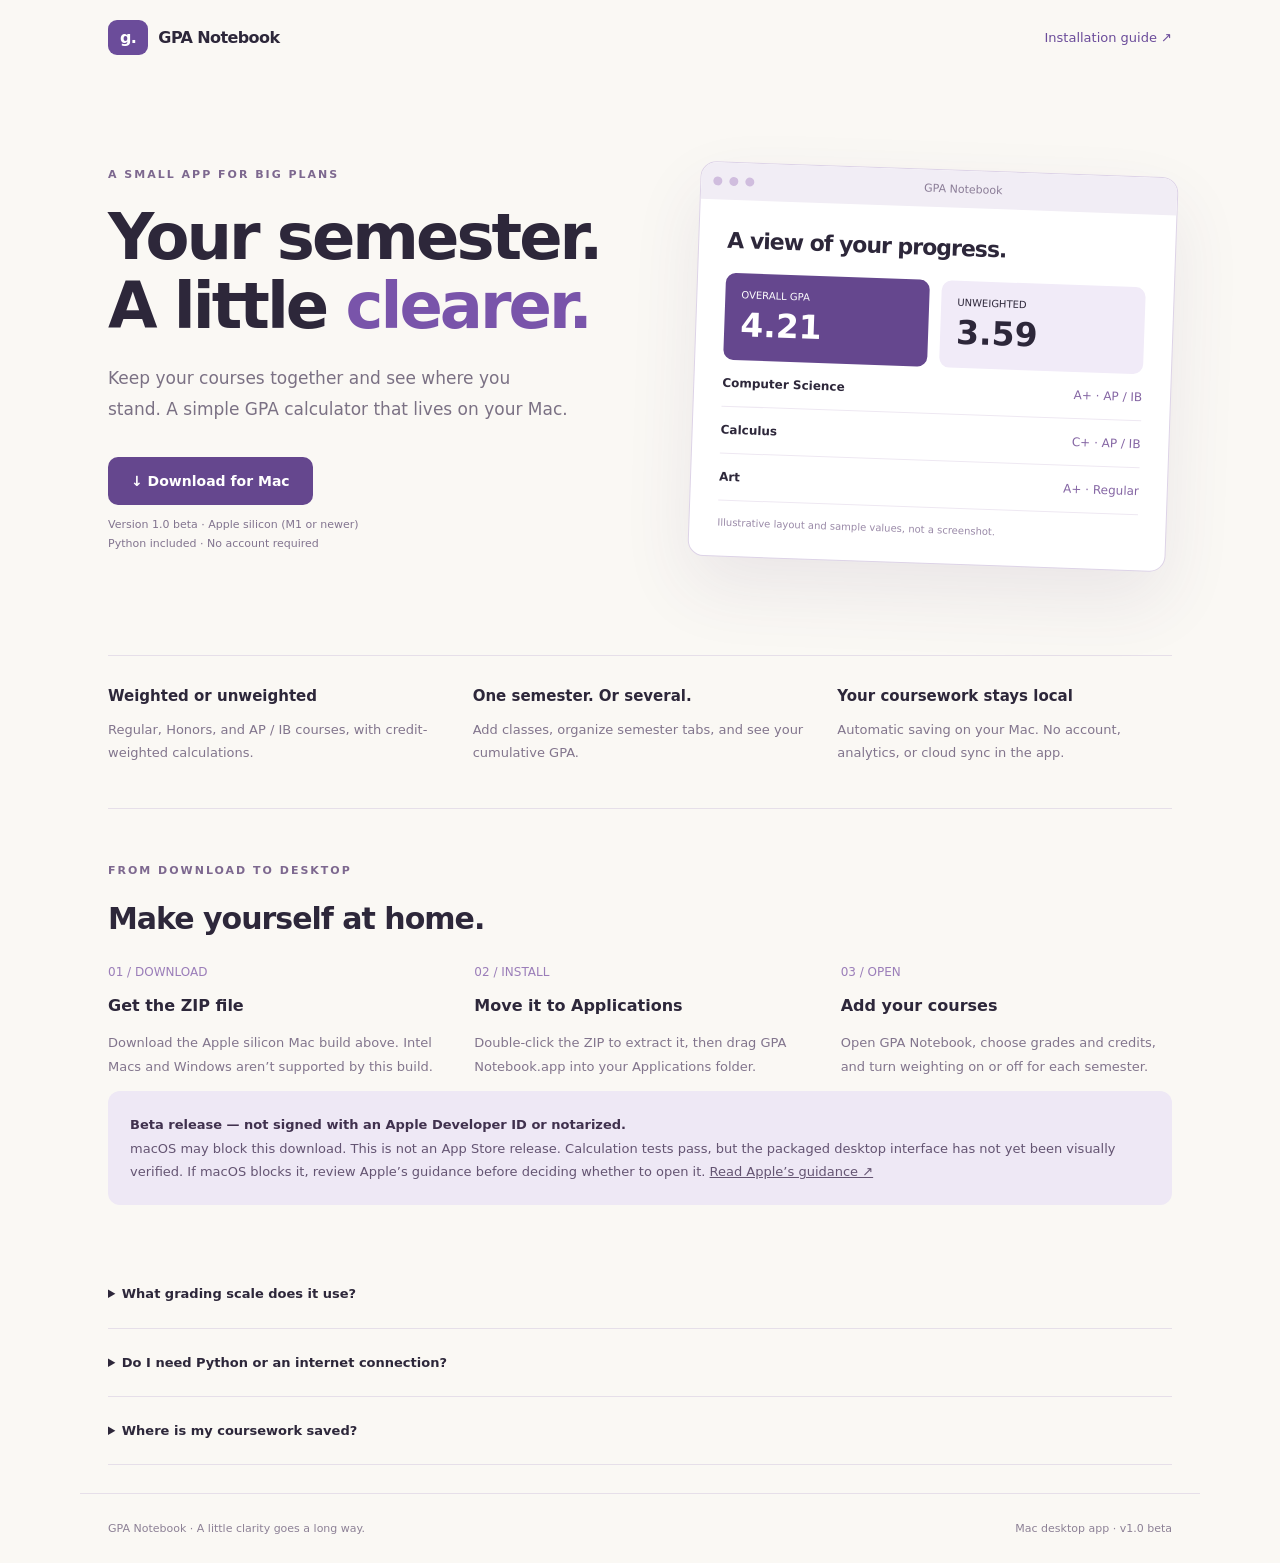
<file: site/index.html>
<!doctype html>
<html lang="en"><head><meta charset="utf-8"><meta name="viewport" content="width=device-width,initial-scale=1"><meta name="description" content="Download GPA Notebook, a simple desktop GPA calculator for Apple silicon Macs."><title>GPA Notebook — A little clarity for your semester</title><style>
*{box-sizing:border-box}body{margin:0;color:#2d273a;background:#faf8f4;font-family:system-ui,-apple-system,sans-serif}main,nav,footer{max-width:1120px;margin:auto;padding:28px}nav{display:flex;justify-content:space-between;align-items:center}.brand{font-weight:750;letter-spacing:-.6px}.icon{background:#6b4c9a;color:white;border-radius:9px;padding:8px 12px;margin-right:10px}nav a{color:#6b4c9a;text-decoration:none;font-size:13px}.hero{display:grid;grid-template-columns:1.1fr 1fr;gap:60px;align-items:center;padding:65px 0 90px}.eyebrow{font-size:11px;font-weight:700;letter-spacing:2px;color:#7d688f}h1{font-size:clamp(40px,5.5vw,64px);line-height:1.08;letter-spacing:-3px;margin:22px 0}h1 em{font-style:normal;color:#7954aa}.intro{color:#7b7184;font-size:17px;line-height:1.8;max-width:460px}.download{display:inline-block;text-decoration:none;background:#65478e;color:#fff;padding:16px 23px;border-radius:10px;font-size:14px;font-weight:650;margin-top:16px}.download:hover{background:#4c326f}.meta{font-size:11px;color:#82748f;line-height:1.7}.preview{border:1px solid #ddd3e7;box-shadow:0 30px 70px #4e326b17;border-radius:16px;background:white;transform:rotate(2deg);overflow:hidden}.bar{background:#f1edf5;padding:12px;font-size:11px;display:flex;align-items:center;gap:7px;color:#8b7d97}.dot{height:9px;width:9px;background:#d0bdde;border-radius:50%}.bar span:last-child{margin:auto}.mock{padding:28px}.mock h2{margin:0 0 20px;font-size:22px}.numbers{display:flex;gap:12px}.number{background:#f1ebf8;padding:16px;flex:1;border-radius:10px;font-size:10px}.number:first-child{background:#65478e;color:white}.number b{display:block;font-size:33px;margin-top:5px}.course{display:flex;justify-content:space-between;border-bottom:1px solid #eee8f2;padding:16px 0;font-size:12px}.course span:last-child{color:#8566a4}.mock-note{color:#9a8aa8;font-size:10px;margin:16px 0 0}.strip{display:grid;grid-template-columns:repeat(3,1fr);gap:30px;border-top:1px solid #e6dfe9;border-bottom:1px solid #e6dfe9;padding:30px 0}.strip b{font-size:15px}.strip p,.steps p{font-size:13px;color:#82758d;line-height:1.8}section.install{padding:55px 0}h2{font-size:30px;letter-spacing:-1px}.steps{display:grid;grid-template-columns:repeat(3,1fr);gap:35px}.steps span{font-size:12px;color:#9b7eb9}.steps h3{font-size:16px}.notice{background:#eee8f5;border-radius:12px;padding:22px;font-size:13px;line-height:1.8;color:#645472}.notice strong{color:#40314e}.notice a{color:inherit}details{padding:22px 0;border-bottom:1px solid #e6dfe9;font-size:13px;line-height:1.8}summary{font-weight:600;cursor:pointer}details p{color:#82758d}footer{font-size:11px;color:#8d8196;display:flex;justify-content:space-between;border-top:1px solid #e6dfe9}a:focus-visible{outline:3px solid #ba9dd7;outline-offset:4px}@media(max-width:750px){.hero{grid-template-columns:1fr;padding:35px 0 50px;gap:35px}.preview{transform:none}.strip,.steps{grid-template-columns:1fr;gap:12px}h1{letter-spacing:-2px}.strip{padding:25px 0}main,nav,footer{padding:20px}footer{gap:20px}}
</style></head><body><nav><div class="brand"><span class="icon">g.</span>GPA Notebook</div><a href="#install">Installation guide ↗</a></nav><main><section class="hero"><div><div class="eyebrow">A SMALL APP FOR BIG PLANS</div><h1>Your semester.<br>A little <em>clearer.</em></h1><p class="intro">Keep your courses together and see where you stand. A simple GPA calculator that lives on your Mac.</p><a class="download" href="https://gpa-notebook-download-lv.lxkshxn30.chatgpt.site/GPA-Notebook-Mac.zip" download>↓ Download for Mac</a><p class="meta">Version 1.0 beta · Apple silicon (M1 or newer)<br>Python included · No account required</p></div><div class="preview" role="img" aria-label="Illustrative GPA Notebook layout showing example GPA totals and courses"><div class="bar"><i class="dot"></i><i class="dot"></i><i class="dot"></i><span>GPA Notebook</span></div><div class="mock"><h2>A view of your progress.</h2><div class="numbers"><div class="number">OVERALL GPA<b>4.21</b></div><div class="number">UNWEIGHTED<b>3.59</b></div></div><div class="course"><strong>Computer Science</strong><span>A+ · AP / IB</span></div><div class="course"><strong>Calculus</strong><span>C+ · AP / IB</span></div><div class="course"><strong>Art</strong><span>A+ · Regular</span></div><p class="mock-note">Illustrative layout and sample values, not a screenshot.</p></div></div></section><div class="strip"><div><b>Weighted or unweighted</b><p>Regular, Honors, and AP / IB courses, with credit-weighted calculations.</p></div><div><b>One semester. Or several.</b><p>Add classes, organize semester tabs, and see your cumulative GPA.</p></div><div><b>Your coursework stays local</b><p>Automatic saving on your Mac. No account, analytics, or cloud sync in the app.</p></div></div><section class="install" id="install"><div class="eyebrow">FROM DOWNLOAD TO DESKTOP</div><h2>Make yourself at home.</h2><div class="steps"><div><span>01 / DOWNLOAD</span><h3>Get the ZIP file</h3><p>Download the Apple silicon Mac build above. Intel Macs and Windows aren’t supported by this build.</p></div><div><span>02 / INSTALL</span><h3>Move it to Applications</h3><p>Double-click the ZIP to extract it, then drag GPA Notebook.app into your Applications folder.</p></div><div><span>03 / OPEN</span><h3>Add your courses</h3><p>Open GPA Notebook, choose grades and credits, and turn weighting on or off for each semester.</p></div></div><div class="notice"><strong>Beta release — not signed with an Apple Developer ID or notarized.</strong><br>macOS may block this download. This is not an App Store release. Calculation tests pass, but the packaged desktop interface has not yet been visually verified. If macOS blocks it, review Apple’s guidance before deciding whether to open it. <a href="https://support.apple.com/en-us/102445" target="_blank" rel="noopener">Read Apple’s guidance ↗</a></div></section><details><summary>What grading scale does it use?</summary><p>A+ and A start at 4.0. Honors adds 0.5 and AP / IB adds 1.0 when weighting is enabled. F earns zero; P, W, I, and blank grades are excluded. Each grade is multiplied by course credits. School policies can differ.</p></details><details><summary>Do I need Python or an internet connection?</summary><p>Python and Tkinter are bundled in the Mac app. The calculator works offline after installation.</p></details><details><summary>Where is my coursework saved?</summary><p>On your Mac, in Library/Application Support/GPA Notebook/courses.json inside your user folder. Data from the earlier browser version is separate.</p></details></main><footer><span>GPA Notebook · A little clarity goes a long way.</span><span>Mac desktop app · v1.0 beta</span></footer></body></html>
</file>
